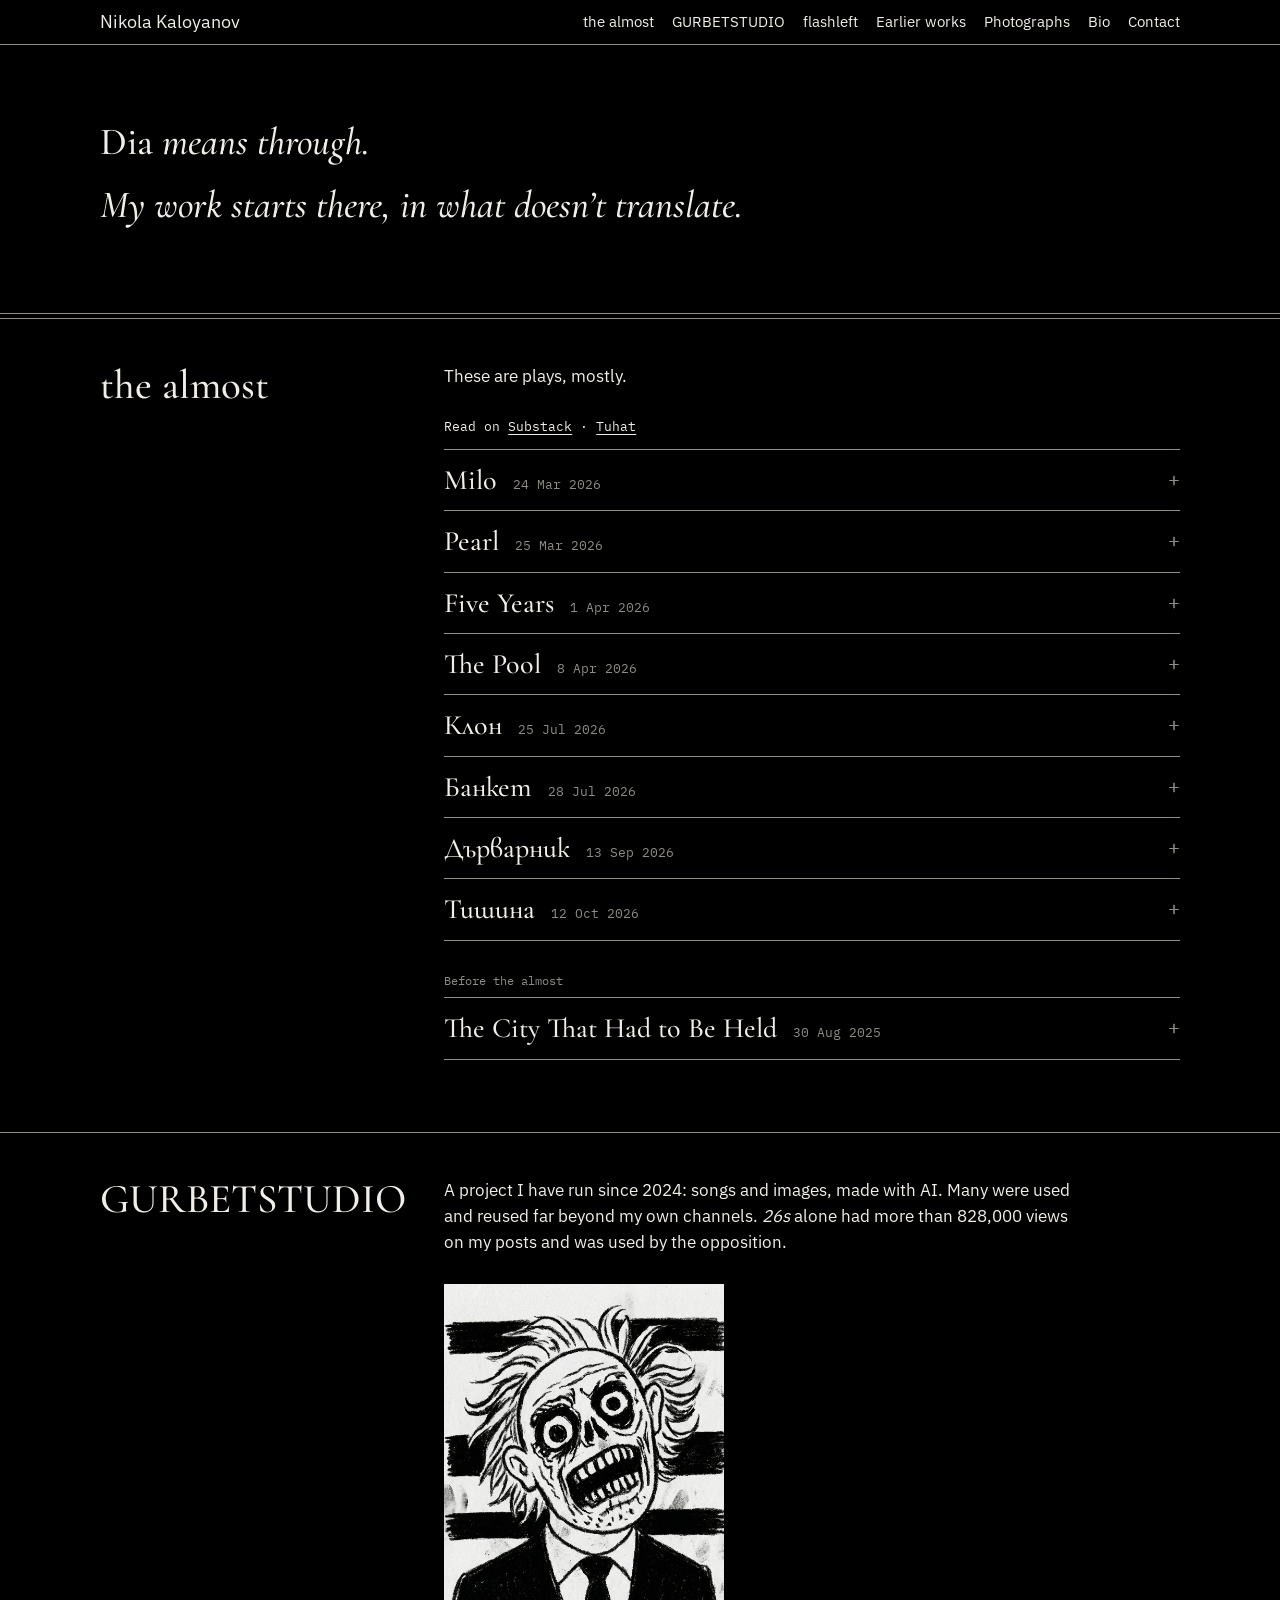
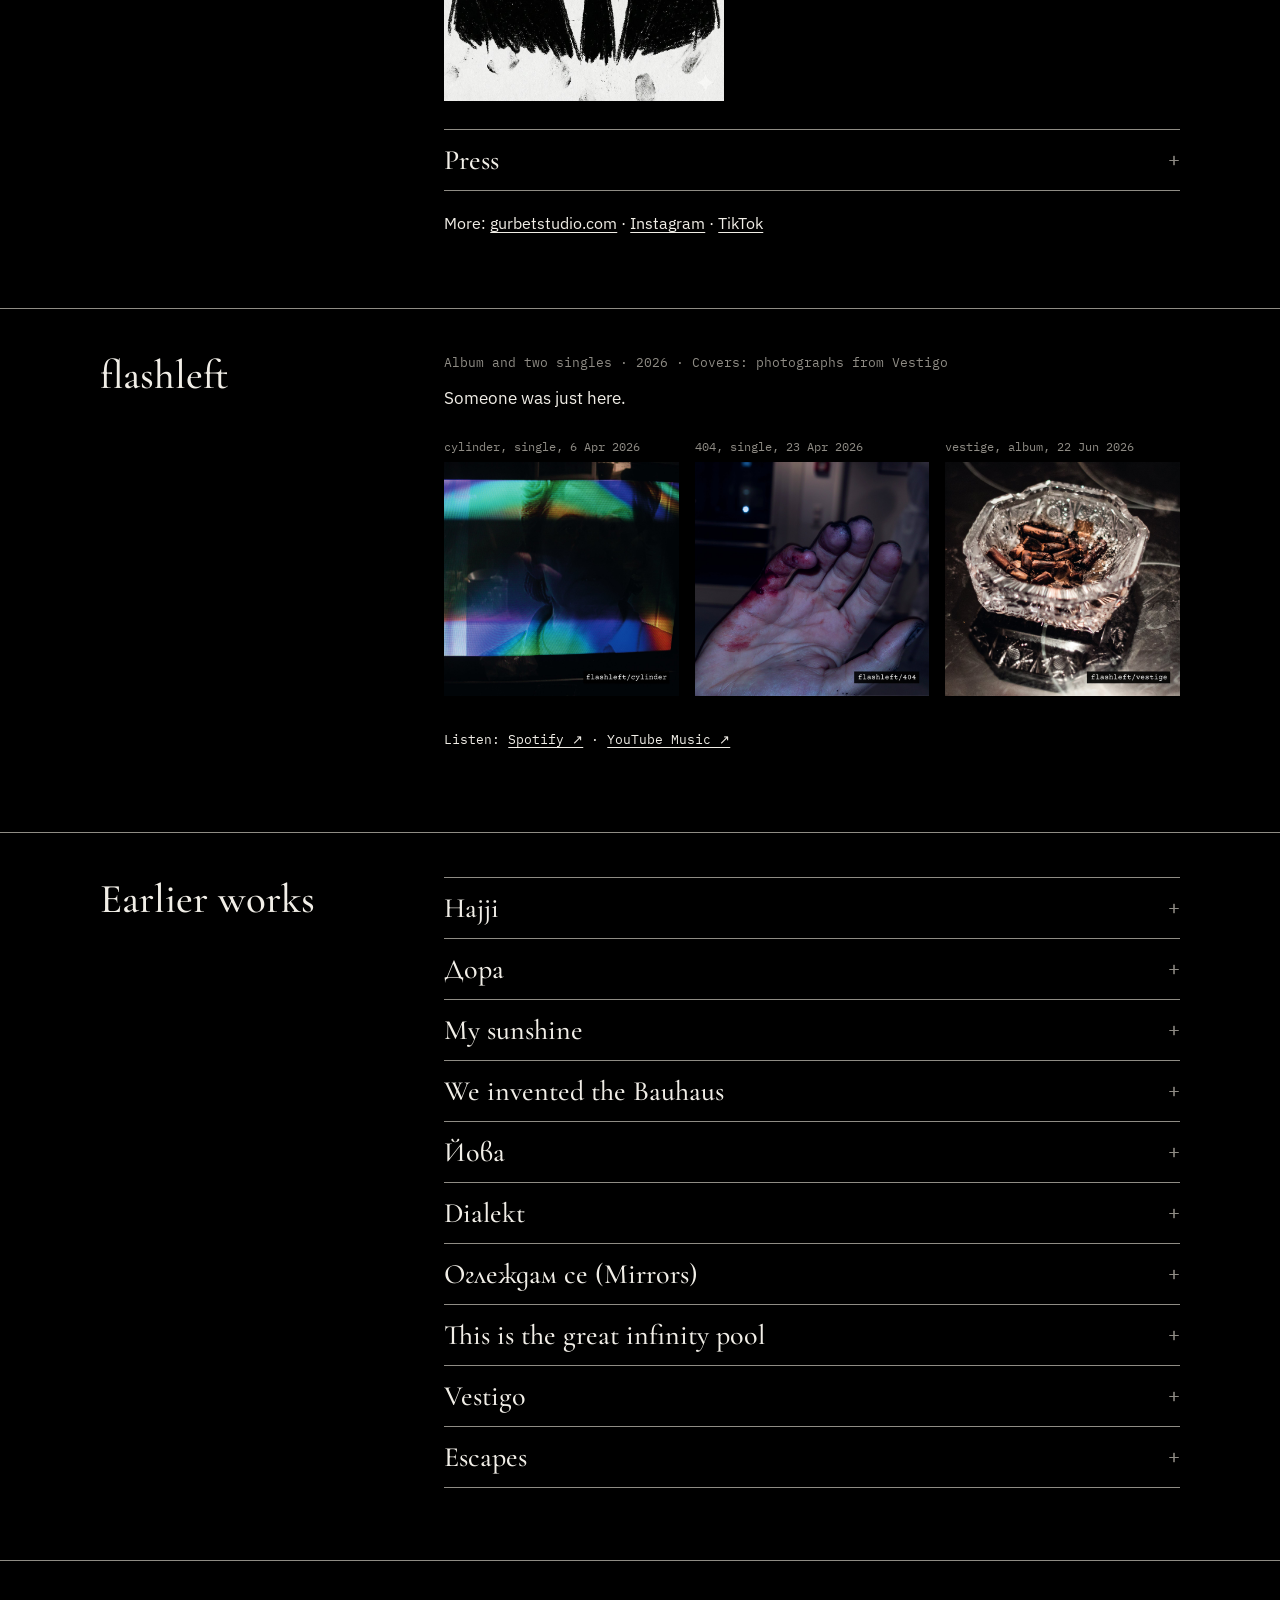
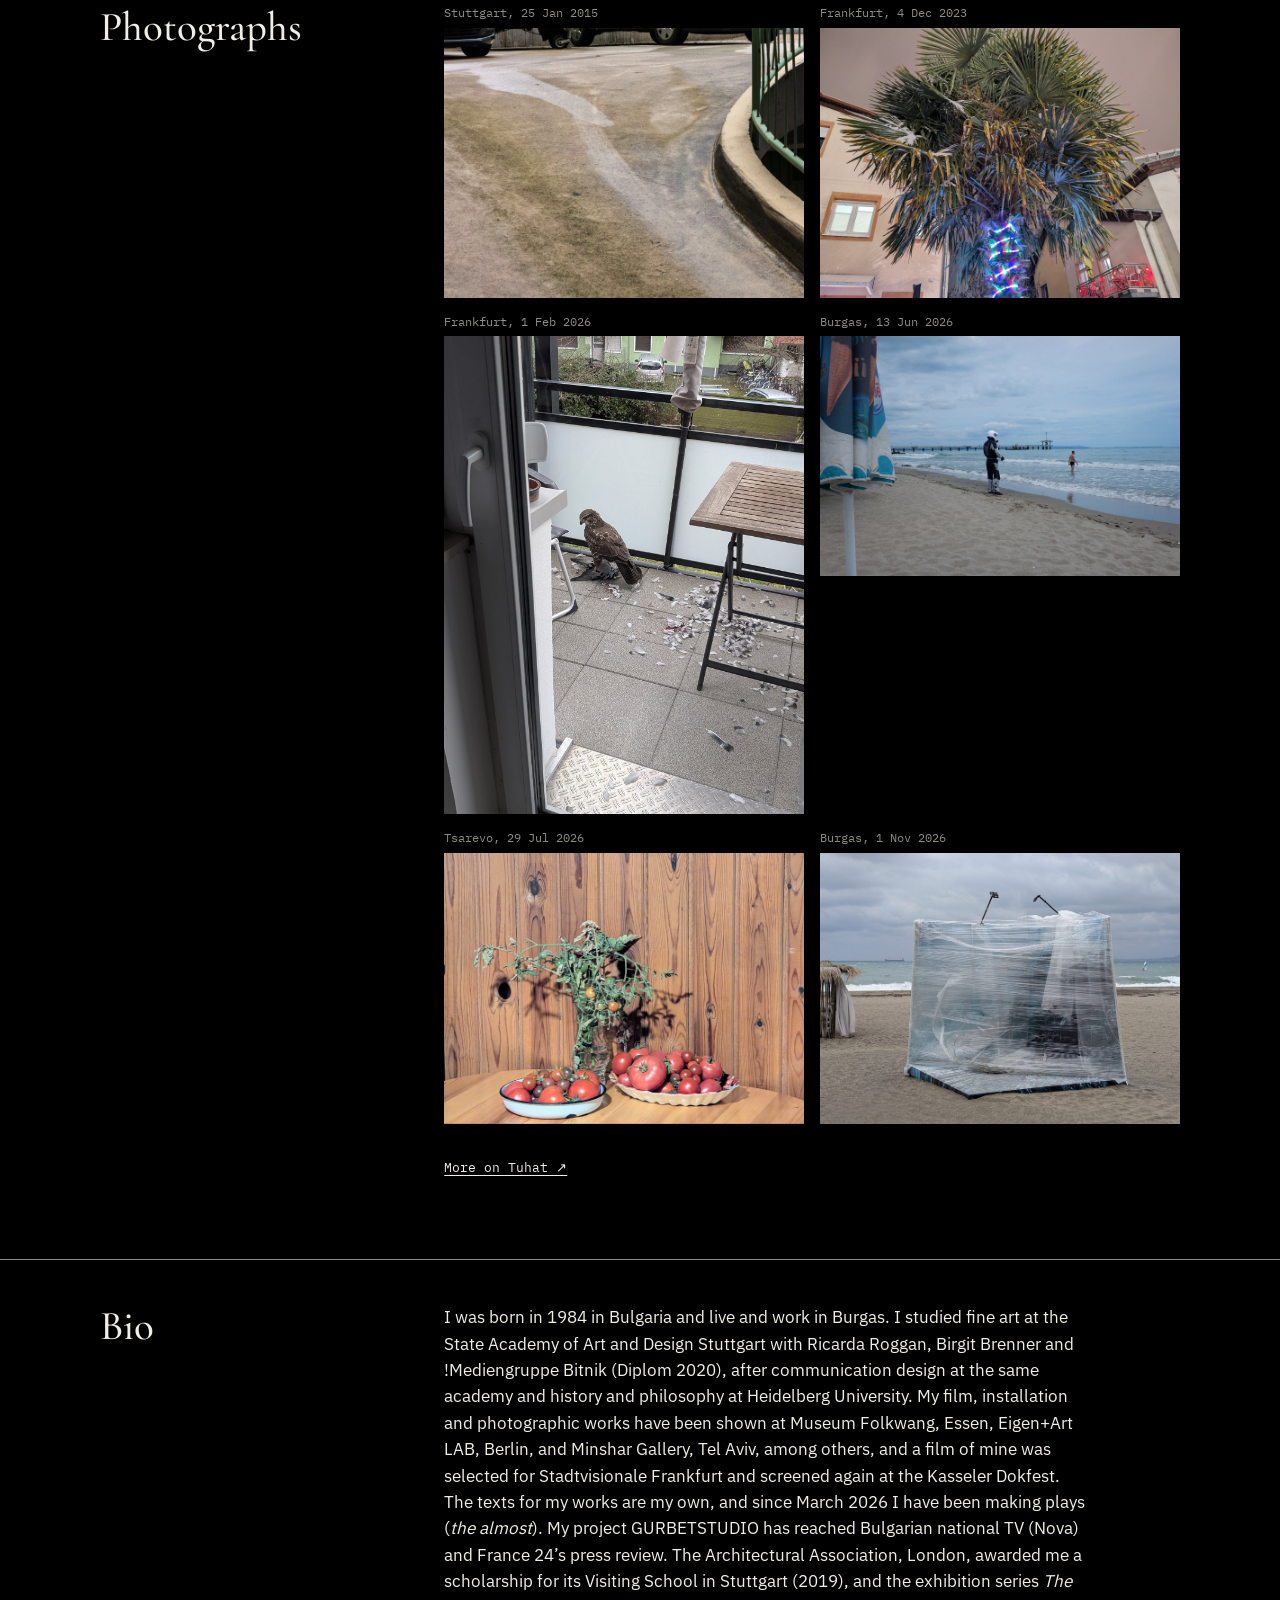
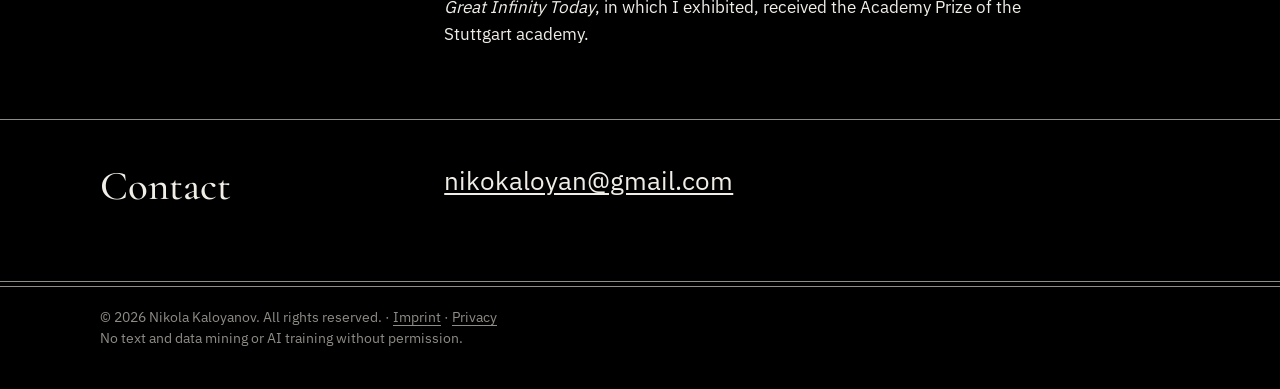
<file: index.html>
<!doctype html>
<html lang="en">
<head>
<meta charset="utf-8">
<meta name="viewport" content="width=device-width, initial-scale=1">
<meta name="tdm-reservation" content="1">
<title>Nikola Kaloyanov</title>
<meta name="description" content="“Dia” means through. My work starts there, in what doesn’t translate. Artist and researcher based in Bulgaria: the almost (plays), GURBETSTUDIO, flashleft (music), film, installation, photography.">
<meta property="og:type" content="website">
<meta property="og:url" content="https://nikolakaloyanov.com/">
<meta property="og:title" content="Nikola Kaloyanov">
<meta property="og:description" content="“Dia” means through. My work starts there, in what doesn’t translate. Artist and researcher based in Bulgaria: the almost (plays), GURBETSTUDIO, flashleft (music), film, installation, photography.">
<meta property="og:image" content="https://nikolakaloyanov.com/img/three_dots_paper_2048_1.png">
<meta property="og:image:width" content="2048">
<meta property="og:image:height" content="2048">
<meta property="og:image:alt" content="Three black dots in a triangle on off-white paper">
<meta name="twitter:card" content="summary">
<meta name="twitter:image" content="https://nikolakaloyanov.com/img/three_dots_paper_2048_1.png">
<link rel="stylesheet" href="style.css">
<link rel="icon" href="/favicon.ico" sizes="any">
<link rel="icon" type="image/png" sizes="32x32" href="/favicon-32.png">
<link rel="apple-touch-icon" href="/apple-touch-icon.png">
</head>
<body>
<div id="top" style="background:#000000;color:#F1EEE7;font-family:'IBM Plex Sans',system-ui,-apple-system,'Segoe UI',sans-serif;font-size:17px;line-height:1.55;min-height:100%">

<header data-nosnippet>
<div style="max-width:1120px;margin:0 auto;padding:0 20px;box-sizing:border-box;display:flex;flex-wrap:wrap;align-items:center;justify-content:space-between;column-gap:24px">
<h1 style="margin:0;font-size:18px;line-height:20px;font-weight:400"><a href="#top" style="display:inline-block;padding:12px 0;text-decoration:none">Nikola Kaloyanov</a></h1>
<nav aria-label="Main" style="display:flex;flex-wrap:wrap;column-gap:18px">
<a href="#the-almost" style="display:inline-block;padding:12px 0;font-size:15px;line-height:20px">the almost</a>
<a href="#gurbetstudio" style="display:inline-block;padding:12px 0;font-size:15px;line-height:20px">GURBETSTUDIO</a>
<a href="#flashleft" style="display:inline-block;padding:12px 0;font-size:15px;line-height:20px">flashleft</a>
<a href="#works" style="display:inline-block;padding:12px 0;font-size:15px;line-height:20px">Earlier works</a>
<a href="#photographs" style="display:inline-block;padding:12px 0;font-size:15px;line-height:20px">Photographs</a>
<a href="#bio" style="display:inline-block;padding:12px 0;font-size:15px;line-height:20px">Bio</a>
<a href="#contact" style="display:inline-block;padding:12px 0;font-size:15px;line-height:20px">Contact</a>
</nav>
</div>
<div aria-hidden="true" style="border-bottom:1px solid #8F8C85"></div>
</header>

<main>

<section aria-label="Artist statement" style="padding:75px 0 85px">
<div style="max-width:1120px;margin:0 auto;padding:0 20px;box-sizing:border-box">
<p style="margin:0 0 0.5em;font-family:'Cormorant Garamond','Cormorant',Georgia,'Times New Roman',serif;font-weight:500;font-style:italic;font-size:clamp(26px,3vw,40px);line-height:1.15;text-wrap:balance"><span style="font-style:normal">Dia</span> means through.</p>
<p style="margin:0;font-family:'Cormorant Garamond','Cormorant',Georgia,'Times New Roman',serif;font-weight:500;font-style:italic;font-size:clamp(26px,3vw,40px);line-height:1.15;text-wrap:balance">My work starts there, in what doesn’t translate.</p>
</div>
</section>

<section data-nosnippet id="the-almost" aria-labelledby="h-almost">
<div aria-hidden="true" style="height:4px;border-top:1px solid #8F8C85;border-bottom:1px solid #8F8C85"></div>
<div style="max-width:1120px;margin:0 auto;padding:44px 20px 72px;box-sizing:border-box;display:flex;flex-wrap:wrap;column-gap:64px;row-gap:32px">
<div style="flex:1 1 280px;max-width:340px;min-width:0">
<h2 id="h-almost" style="margin:0;font-family:'Cormorant Garamond','Cormorant',Georgia,'Times New Roman',serif;font-weight:500;font-size:clamp(34px,3.2vw,44px);line-height:1.1">the almost</h2>
</div>
<div style="flex:999 1 480px;min-width:0">
<p style="margin:0 0 28px;max-width:38em">These are plays, mostly.</p>
<p style="margin:0 0 12px;font-family:'IBM Plex Mono',ui-monospace,Menlo,Consolas,monospace;font-size:13px;line-height:20px">Read on <a href="https://thealmostproject.substack.com" target="_blank" rel="noopener noreferrer">Substack</a> · <a href="https://tuhat.net/@nikolakaloyanov/" target="_blank" rel="noopener noreferrer">Tuhat</a></p>
<div style="border-bottom:1px solid #8F8C85">
<details style="border-top:1px solid #8F8C85">
<summary style="padding:14px 0"><span style="font-family:'Cormorant Garamond','Cormorant',Georgia,'Times New Roman',serif;font-weight:500;font-size:28px;line-height:32px">Milo</span><span style="margin-left:16px;font-family:'IBM Plex Mono',ui-monospace,Menlo,Consolas,monospace;font-size:13px;line-height:1.5;color:#8F8C85">24 Mar 2026</span></summary>
<div style="padding:0 0 24px">
<div style="display:flex;flex-wrap:wrap;column-gap:20px;font-family:'IBM Plex Mono',ui-monospace,Menlo,Consolas,monospace;font-size:13px;line-height:1.5"><a href="https://thealmostproject.substack.com/p/milo" target="_blank" rel="noopener noreferrer" style="display:inline-block;padding:10px 0">Read</a></div>
</div>
</details>
<details style="border-top:1px solid #8F8C85">
<summary style="padding:14px 0"><span style="font-family:'Cormorant Garamond','Cormorant',Georgia,'Times New Roman',serif;font-weight:500;font-size:28px;line-height:32px">Pearl</span><span style="margin-left:16px;font-family:'IBM Plex Mono',ui-monospace,Menlo,Consolas,monospace;font-size:13px;line-height:1.5;color:#8F8C85">25 Mar 2026</span></summary>
<div style="padding:0 0 24px">
<div style="display:flex;flex-wrap:wrap;column-gap:20px;font-family:'IBM Plex Mono',ui-monospace,Menlo,Consolas,monospace;font-size:13px;line-height:1.5"><a href="https://thealmostproject.substack.com/p/pearl-i" target="_blank" rel="noopener noreferrer" style="display:inline-block;padding:10px 0">I</a><a href="https://thealmostproject.substack.com/p/pearl-ii" target="_blank" rel="noopener noreferrer" style="display:inline-block;padding:10px 0">II</a><a href="https://thealmostproject.substack.com/p/pearl-iii" target="_blank" rel="noopener noreferrer" style="display:inline-block;padding:10px 0">III</a></div>
</div>
</details>
<details style="border-top:1px solid #8F8C85">
<summary style="padding:14px 0"><span style="font-family:'Cormorant Garamond','Cormorant',Georgia,'Times New Roman',serif;font-weight:500;font-size:28px;line-height:32px">Five Years</span><span style="margin-left:16px;font-family:'IBM Plex Mono',ui-monospace,Menlo,Consolas,monospace;font-size:13px;line-height:1.5;color:#8F8C85">1 Apr 2026</span></summary>
<div style="padding:0 0 24px">
<div style="display:flex;flex-wrap:wrap;column-gap:20px;font-family:'IBM Plex Mono',ui-monospace,Menlo,Consolas,monospace;font-size:13px;line-height:1.5"><a href="https://thealmostproject.substack.com/p/five-years-i" target="_blank" rel="noopener noreferrer" style="display:inline-block;padding:10px 0">I</a><a href="https://thealmostproject.substack.com/p/five-years-ii" target="_blank" rel="noopener noreferrer" style="display:inline-block;padding:10px 0">II</a><a href="https://thealmostproject.substack.com/p/five-years-iii" target="_blank" rel="noopener noreferrer" style="display:inline-block;padding:10px 0">III</a></div>
</div>
</details>
<details style="border-top:1px solid #8F8C85">
<summary style="padding:14px 0"><span style="font-family:'Cormorant Garamond','Cormorant',Georgia,'Times New Roman',serif;font-weight:500;font-size:28px;line-height:32px">The Pool</span><span style="margin-left:16px;font-family:'IBM Plex Mono',ui-monospace,Menlo,Consolas,monospace;font-size:13px;line-height:1.5;color:#8F8C85">8 Apr 2026</span></summary>
<div style="padding:0 0 24px">
<div style="display:flex;flex-wrap:wrap;column-gap:20px;font-family:'IBM Plex Mono',ui-monospace,Menlo,Consolas,monospace;font-size:13px;line-height:1.5"><a href="https://thealmostproject.substack.com/p/the-pool-i" target="_blank" rel="noopener noreferrer" style="display:inline-block;padding:10px 0">I</a><a href="https://thealmostproject.substack.com/p/the-pool-ii" target="_blank" rel="noopener noreferrer" style="display:inline-block;padding:10px 0">II</a><a href="https://thealmostproject.substack.com/p/the-pool-iii" target="_blank" rel="noopener noreferrer" style="display:inline-block;padding:10px 0">III</a></div>
</div>
</details>
<details style="border-top:1px solid #8F8C85">
<summary style="padding:14px 0"><span lang="bg" style="font-family:'Cormorant Garamond','Cormorant',Georgia,'Times New Roman',serif;font-weight:500;font-size:28px;line-height:32px">Клон</span><span style="margin-left:16px;font-family:'IBM Plex Mono',ui-monospace,Menlo,Consolas,monospace;font-size:13px;line-height:1.5;color:#8F8C85">25 Jul 2026</span></summary>
<div style="padding:0 0 24px">
<p style="margin:0;font-family:'IBM Plex Mono',ui-monospace,Menlo,Consolas,monospace;font-size:13px;line-height:1.5;color:#8F8C85">The Branch – the tree’s and the day’s.</p>
<p style="margin:0;font-family:'IBM Plex Mono',ui-monospace,Menlo,Consolas,monospace;font-size:13px;line-height:1.5;color:#8F8C85">by Nikola Kaloyanov &amp; Thomas</p>
<div style="display:flex;flex-wrap:wrap;column-gap:20px;font-family:'IBM Plex Mono',ui-monospace,Menlo,Consolas,monospace;font-size:13px;line-height:1.5"><a href="https://thealmostproject.substack.com/p/klon" target="_blank" rel="noopener noreferrer" style="display:inline-block;padding:10px 0">Read</a></div>
</div>
</details>
<details style="border-top:1px solid #8F8C85">
<summary style="padding:14px 0"><span lang="bg" style="font-family:'Cormorant Garamond','Cormorant',Georgia,'Times New Roman',serif;font-weight:500;font-size:28px;line-height:32px">Банкет</span><span style="margin-left:16px;font-family:'IBM Plex Mono',ui-monospace,Menlo,Consolas,monospace;font-size:13px;line-height:1.5;color:#8F8C85">28 Jul 2026</span></summary>
<div style="padding:0 0 24px">
<p style="margin:0;font-family:'IBM Plex Mono',ui-monospace,Menlo,Consolas,monospace;font-size:13px;line-height:1.5;color:#8F8C85">First published on Tuhat, 28 Jul 2026.</p>
<div style="display:flex;flex-wrap:wrap;column-gap:20px;font-family:'IBM Plex Mono',ui-monospace,Menlo,Consolas,monospace;font-size:13px;line-height:1.5"><a href="https://thealmostproject.substack.com/p/banquet-i" target="_blank" rel="noopener noreferrer" style="display:inline-block;padding:10px 0">I</a><a href="https://thealmostproject.substack.com/p/banquet-ii" target="_blank" rel="noopener noreferrer" style="display:inline-block;padding:10px 0">II</a><a href="https://thealmostproject.substack.com/p/banquet-iii" target="_blank" rel="noopener noreferrer" style="display:inline-block;padding:10px 0">III</a></div>
</div>
</details>
<details style="border-top:1px solid #8F8C85">
<summary style="padding:14px 0"><span lang="bg" style="font-family:'Cormorant Garamond','Cormorant',Georgia,'Times New Roman',serif;font-weight:500;font-size:28px;line-height:32px">Дърварник</span><span style="margin-left:16px;font-family:'IBM Plex Mono',ui-monospace,Menlo,Consolas,monospace;font-size:13px;line-height:1.5;color:#8F8C85">13 Sep 2026</span></summary>
<div style="padding:0 0 24px">
<p style="margin:0;font-family:'IBM Plex Mono',ui-monospace,Menlo,Consolas,monospace;font-size:13px;line-height:1.5;color:#8F8C85">The wood is still stacked wrong.</p>
<p style="margin:0;font-family:'IBM Plex Mono',ui-monospace,Menlo,Consolas,monospace;font-size:13px;line-height:1.5;color:#8F8C85">by Nikola Kaloyanov &amp; Thomas</p>
<p style="margin:0;font-family:'IBM Plex Mono',ui-monospace,Menlo,Consolas,monospace;font-size:13px;line-height:1.5;color:#8F8C85">First published on Tuhat, 13 Sep 2026.</p>
<div style="display:flex;flex-wrap:wrap;column-gap:20px;font-family:'IBM Plex Mono',ui-monospace,Menlo,Consolas,monospace;font-size:13px;line-height:1.5"><a href="https://thealmostproject.substack.com/p/darvarnik" target="_blank" rel="noopener noreferrer" style="display:inline-block;padding:10px 0">Read</a></div>
</div>
</details>
<details style="border-top:1px solid #8F8C85">
<summary style="padding:14px 0"><span lang="bg" style="font-family:'Cormorant Garamond','Cormorant',Georgia,'Times New Roman',serif;font-weight:500;font-size:28px;line-height:32px">Тишина</span><span style="margin-left:16px;font-family:'IBM Plex Mono',ui-monospace,Menlo,Consolas,monospace;font-size:13px;line-height:1.5;color:#8F8C85">12 Oct 2026</span></summary>
<div style="padding:0 0 24px">
<p style="margin:0;font-family:'IBM Plex Mono',ui-monospace,Menlo,Consolas,monospace;font-size:13px;line-height:1.5;color:#8F8C85">First published on Tuhat, 12 Oct 2026.</p>
<div style="display:flex;flex-wrap:wrap;column-gap:20px;font-family:'IBM Plex Mono',ui-monospace,Menlo,Consolas,monospace;font-size:13px;line-height:1.5"><a href="https://thealmostproject.substack.com/p/silence-i" target="_blank" rel="noopener noreferrer" style="display:inline-block;padding:10px 0">I</a><a href="https://thealmostproject.substack.com/p/silence-ii" target="_blank" rel="noopener noreferrer" style="display:inline-block;padding:10px 0">II</a></div>
</div>
</details>
</div>
<p style="margin:32px 0 8px;font-family:'IBM Plex Mono',ui-monospace,Menlo,Consolas,monospace;font-size:12px;line-height:1.4;color:#8F8C85">Before the almost</p>
<div style="border-bottom:1px solid #8F8C85">
<details style="border-top:1px solid #8F8C85">
<summary style="padding:14px 0"><span style="font-family:'Cormorant Garamond','Cormorant',Georgia,'Times New Roman',serif;font-weight:500;font-size:28px;line-height:32px">The City That Had to Be Held</span><span style="margin-left:16px;font-family:'IBM Plex Mono',ui-monospace,Menlo,Consolas,monospace;font-size:13px;line-height:1.5;color:#8F8C85">30 Aug 2025</span></summary>
<div style="padding:0 0 24px">
<p style="margin:0;font-family:'IBM Plex Mono',ui-monospace,Menlo,Consolas,monospace;font-size:13px;line-height:1.5;color:#8F8C85">Written 30 Aug 2025. First published on Tuhat, 26 Oct 2026, abridged.</p>
<div style="display:flex;flex-wrap:wrap;column-gap:20px;font-family:'IBM Plex Mono',ui-monospace,Menlo,Consolas,monospace;font-size:13px;line-height:1.5"><a href="https://thealmostproject.substack.com/p/the-city-that-had-to-be-held" target="_blank" rel="noopener noreferrer" style="display:inline-block;padding:10px 0">Read</a></div>
</div>
</details>
</div>
</div>
</div>
</section>

<section data-nosnippet id="gurbetstudio" aria-labelledby="h-gurbet">
<div aria-hidden="true" style="border-bottom:1px solid #8F8C85"></div>
<div style="max-width:1120px;margin:0 auto;padding:44px 20px 72px;box-sizing:border-box;display:flex;flex-wrap:wrap;column-gap:64px;row-gap:32px">
<div style="flex:1 1 280px;max-width:340px;min-width:0">
<h2 id="h-gurbet" style="margin:0;font-family:'Cormorant Garamond','Cormorant',Georgia,'Times New Roman',serif;font-weight:500;font-size:clamp(34px,3.2vw,44px);line-height:1.1">GURBETSTUDIO</h2>
</div>
<div style="flex:999 1 480px;min-width:0">
<p style="margin:0 0 28px;max-width:38em">A project I have run since 2024: songs and images, made with AI. Many were used and reused far beyond my own channels. <em>26s</em> alone had more than 828,000 views on my posts and was used by the opposition.</p>
<figure style="margin:0 0 28px;max-width:280px"><img src="img/gurbetstudio_1.jpg" alt="GURBETSTUDIO image: a screaming man in a suit, drawn in black ink" width="1073" height="1600"></figure>
<div style="border-top:1px solid #8F8C85;border-bottom:1px solid #8F8C85">
<details>
<summary style="padding:14px 0;font-family:'Cormorant Garamond','Cormorant',Georgia,'Times New Roman',serif;font-weight:500;font-size:28px;line-height:32px">Press</summary>
<div style="padding:0 0 28px">

<div style="padding:0 0 28px">
<p style="margin:0 0 8px;font-family:'IBM Plex Mono',ui-monospace,Menlo,Consolas,monospace;font-size:13px;line-height:1.5;color:#8F8C85">France 24, press review, 3 Dec 2025</p>
<figure style="margin:0 0 16px;max-width:560px"><img src="img/france24_1.jpg" alt="France 24 page: the paragraph on the protests naming The Times, GURBETSTUDIO and Dnevnik" width="740" height="335"></figure>
<figure style="margin:0;max-width:560px"><img src="img/france24_2.jpg" alt="France 24 page: headline and a TV still showing a GURBETSTUDIO drawing, dated 03/12/2025" width="740" height="697"></figure>
<p style="margin:8px 0 0"><a href="https://www.france24.com/en/tv-shows/press-review/20251203-mass-protests-in-bulgaria-gen-z-gets-organised-online-turns-away-from-state-tv" target="_blank" rel="noopener noreferrer" style="display:inline-block;padding:10px 0">France 24 ↗</a></p>
</div>

<div style="padding:0 0 28px">
<p style="margin:0 0 8px;font-family:'IBM Plex Mono',ui-monospace,Menlo,Consolas,monospace;font-size:13px;line-height:1.5;color:#8F8C85">Nova, Bulgarian national TV, 10 Nov 2025</p>
<p style="margin:0 0 12px;font-size:16px;line-height:1.55;max-width:38em"><em>26s</em>, aired twice.</p>
<div style="display:flex;flex-wrap:wrap;gap:16px">
<figure style="margin:0;flex:1 1 240px;max-width:360px"><img src="img/nova_1.jpg" alt="Nova morning show: the two presenters at the desk" width="1600" height="900"></figure>
<figure style="margin:0;flex:1 1 240px;max-width:360px"><img src="img/nova_2.jpg" alt="Nova morning show: the crayon drawing of the parliament session with the caption 26s" width="1600" height="900"></figure>
</div>
<p style="margin:8px 0 0;font-family:'IBM Plex Mono',ui-monospace,Menlo,Consolas,monospace;font-size:12px;line-height:1.4;color:#8F8C85">Nova, 10 Nov 2025</p>
<p style="margin:8px 0 0"><a href="https://www.youtube.com/watch?v=_tUwWZfnOrY&amp;t=79s" target="_blank" rel="noopener noreferrer" style="display:inline-block;padding:10px 0">Nova ↗</a></p>
</div>

<div>
<p style="margin:0 0 8px;font-family:'IBM Plex Mono',ui-monospace,Menlo,Consolas,monospace;font-size:13px;line-height:1.5;color:#8F8C85"><span lang="bg">Виж</span>, Feb 2026</p>
<p style="margin:0 0 12px;font-size:16px;line-height:1.55;max-width:38em">Published a GURBETSTUDIO image, credited.</p>
<figure style="margin:0;max-width:560px"><img src="img/vij_1.jpg" alt="Виж magazine, double page: the article headline on red, and the GURBETSTUDIO illustration of a sweating pig holding a mug, surrounded by phones" width="1600" height="1221" lang="bg"></figure>
<p style="margin:8px 0 0"><a href="https://vijmag.bg/bg/article/nyu-york-balgariya-tiktok-politika-pop-kultura" target="_blank" rel="noopener noreferrer" style="display:inline-block;padding:10px 0"><span lang="bg">Виж</span> ↗</a></p>
</div>

</div>
</details>
</div>
<p style="margin:20px 0 0;font-size:16px">More: <a href="https://gurbetstudio.com" target="_blank" rel="noopener noreferrer">gurbetstudio.com</a> · <a href="https://www.instagram.com/gurbetstudio/" target="_blank" rel="noopener noreferrer">Instagram</a> · <a href="https://www.tiktok.com/@gurbetstudio" target="_blank" rel="noopener noreferrer">TikTok</a></p>
</div>
</div>
</section>

<section data-nosnippet id="flashleft" aria-labelledby="h-flashleft">
<div aria-hidden="true" style="border-bottom:1px solid #8F8C85"></div>
<div style="max-width:1120px;margin:0 auto;padding:44px 20px 72px;box-sizing:border-box;display:flex;flex-wrap:wrap;column-gap:64px;row-gap:32px">
<div style="flex:1 1 280px;max-width:340px;min-width:0">
<h2 id="h-flashleft" style="margin:0;font-family:'Cormorant Garamond','Cormorant',Georgia,'Times New Roman',serif;font-weight:500;font-size:clamp(34px,3.2vw,44px);line-height:1.1">flashleft</h2>
</div>
<div style="flex:999 1 480px;min-width:0">
<p style="margin:0 0 12px;font-family:'IBM Plex Mono',ui-monospace,Menlo,Consolas,monospace;font-size:13px;line-height:1.5;color:#8F8C85">Album and two singles · 2026 · Covers: photographs from Vestigo</p>
<p style="margin:0 0 28px;max-width:38em">Someone was just here.</p>
<div style="display:grid;grid-template-columns:repeat(auto-fill,minmax(200px,1fr));max-width:752px;gap:16px;align-items:start">
<a href="https://open.spotify.com/album/2IhwBSxhsiaDCkgPjooZuE" target="_blank" rel="noopener noreferrer" style="display:block;flex:1 1 200px;max-width:240px;text-decoration:none"><span style="display:block;white-space:nowrap;margin-bottom:6px;font-family:'IBM Plex Mono',ui-monospace,Menlo,Consolas,monospace;font-size:12px;line-height:1.4;color:#8F8C85">cylinder, single, 6 Apr 2026</span><img src="img/flashleft_cylinder.jpg" alt="Cover of cylinder: a television screen with coloured bands" width="1600" height="1600"></a>
<a href="https://open.spotify.com/album/0WQYlVoCGDyXFIyyO3bgZw" target="_blank" rel="noopener noreferrer" style="display:block;flex:1 1 200px;max-width:240px;text-decoration:none"><span style="display:block;white-space:nowrap;margin-bottom:6px;font-family:'IBM Plex Mono',ui-monospace,Menlo,Consolas,monospace;font-size:12px;line-height:1.4;color:#8F8C85">404, single, 23 Apr 2026</span><img src="img/flashleft_404.jpg" alt="Cover of 404: an open hand with stained fingertips" width="1600" height="1600"></a>
<a href="https://open.spotify.com/album/3zMKx9UkFOyNer9DevZmFj" target="_blank" rel="noopener noreferrer" style="display:block;flex:1 1 200px;max-width:240px;text-decoration:none"><span style="display:block;white-space:nowrap;margin-bottom:6px;font-family:'IBM Plex Mono',ui-monospace,Menlo,Consolas,monospace;font-size:12px;line-height:1.4;color:#8F8C85">vestige, album, 22 Jun 2026</span><img src="img/flashleft_vestige.jpg" alt="Cover of vestige: an ashtray full of burnt-out cigarette ends" width="1600" height="1600"></a>
</div>
<p style="margin:24px 0 0;font-family:'IBM Plex Mono',ui-monospace,Menlo,Consolas,monospace;font-size:13px;line-height:1.5">Listen: <a href="https://open.spotify.com/album/3zMKx9UkFOyNer9DevZmFj" target="_blank" rel="noopener noreferrer" style="display:inline-block;padding:10px 0">Spotify ↗</a> · <a href="https://music.youtube.com/playlist?list=OLAK5uy_lqpZK46kSgiE4sft5EfA9MpheFjlOoF64" target="_blank" rel="noopener noreferrer" style="display:inline-block;padding:10px 0">YouTube Music ↗</a></p>
</div>
</div>
</section>
<section data-nosnippet id="works" aria-labelledby="h-works">
<div aria-hidden="true" style="border-bottom:1px solid #8F8C85"></div>
<div style="max-width:1120px;margin:0 auto;padding:44px 20px 72px;box-sizing:border-box;display:flex;flex-wrap:wrap;column-gap:64px;row-gap:32px">
<div style="flex:1 1 280px;max-width:340px;min-width:0">
<h2 id="h-works" style="margin:0;font-family:'Cormorant Garamond','Cormorant',Georgia,'Times New Roman',serif;font-weight:500;font-size:clamp(34px,3.2vw,44px);line-height:1.1">Earlier works</h2>
</div>
<div style="flex:999 1 480px;min-width:0;border-bottom:1px solid #8F8C85">

<details style="border-top:1px solid #8F8C85">
<summary style="padding:14px 0;font-family:'Cormorant Garamond','Cormorant',Georgia,'Times New Roman',serif;font-weight:500;font-size:28px;line-height:32px">Hajji</summary>
<div style="padding:0 0 28px">
<p style="margin:0 0 4px;font-family:'IBM Plex Mono',ui-monospace,Menlo,Consolas,monospace;font-size:13px;line-height:1.5;color:#8F8C85">Short film, 08:50</p>
<p style="margin:0 0 4px;font-family:'IBM Plex Mono',ui-monospace,Menlo,Consolas,monospace;font-size:13px;line-height:1.5;color:#8F8C85">Exhibition: When we were close to the End, with Kuo Hsin-Hui and Julia Schäfer, Eigen+Art LAB, Berlin, 11 March – 11 April 2020</p>
<p style="margin:0 0 4px;font-family:'IBM Plex Mono',ui-monospace,Menlo,Consolas,monospace;font-size:13px;line-height:1.5;color:#8F8C85">Exhibition: ERSTKONTAKT, fructa, Munich, 2020</p>
<p style="margin:0 0 4px;font-family:'IBM Plex Mono',ui-monospace,Menlo,Consolas,monospace;font-size:13px;line-height:1.5;color:#8F8C85">Music: Live by Medusa (Mazkeka, Jerusalem, Nov 7, 2019 00:52:24)</p>
<p style="margin:0 0 4px;font-family:'IBM Plex Mono',ui-monospace,Menlo,Consolas,monospace;font-size:13px;line-height:1.5;color:#8F8C85">Voice: my own, read flatly</p>
<p style="margin:12px 0 0;font-size:16px;line-height:1.55;max-width:38em">Ottoman Christians stole Hajji / <span lang="bg">Хаджи</span> / <span lang="ar" dir="rtl">الحجّي</span>. Pilgrimage routes crossed borders. Christian, Jewish, Muslim threads tangled. The knot holds.</p>
<p style="margin:12px 0 0;font-family:'IBM Plex Mono',ui-monospace,Menlo,Consolas,monospace;font-size:13px;line-height:1.5"><a href="https://youtu.be/1Iv5GrOEWtQ" target="_blank" rel="noopener noreferrer" style="display:inline-block;padding:10px 0">Watch</a></p>
<div>
<p style="margin:20px 0 8px;font-family:'IBM Plex Mono',ui-monospace,Menlo,Consolas,monospace;font-size:12px;line-height:1.4;color:#8F8C85">Installation views, Eigen+Art LAB, Berlin, 2020</p>
<div style="display:flex;flex-wrap:wrap;gap:16px;align-items:flex-start">
<figure style="margin:0;flex:1 1 240px;max-width:420px"><img src="img/hajji_1.jpg" alt="Hajji, installation view" width="1600" height="1066"></figure>
<figure style="margin:0;flex:1 1 240px;max-width:420px"><img src="img/hajji_2.jpg" alt="Hajji, installation view" width="1600" height="1068"></figure>
</div>
</div>
</div>
</details>

<details style="border-top:1px solid #8F8C85">
<summary lang="bg" style="padding:14px 0;font-family:'Cormorant Garamond','Cormorant',Georgia,'Times New Roman',serif;font-weight:500;font-size:28px;line-height:32px">Дора</summary>
<div style="padding:0 0 28px">
<p style="margin:0 0 4px;font-family:'IBM Plex Mono',ui-monospace,Menlo,Consolas,monospace;font-size:13px;line-height:1.5;color:#8F8C85">Installation: slide projectors, slides, audio records, speakers, pedestals; dimensions variable</p>
<p style="margin:0 0 4px;font-family:'IBM Plex Mono',ui-monospace,Menlo,Consolas,monospace;font-size:13px;line-height:1.5;color:#8F8C85">Collaboration: Jamie Kühn (Arch.)</p>
<p style="margin:0 0 4px;font-family:'IBM Plex Mono',ui-monospace,Menlo,Consolas,monospace;font-size:13px;line-height:1.5;color:#8F8C85">Exhibition: The Great Infinity Pool, group exhibition, Museum Folkwang, Essen, 2017</p>
<p style="margin:12px 0 0;font-size:16px;line-height:1.55;max-width:38em">Photographs projected onto empty walls. Original sound in the fracture. A home appears where none exists.</p>
<div>
<p style="margin:20px 0 8px;font-family:'IBM Plex Mono',ui-monospace,Menlo,Consolas,monospace;font-size:12px;line-height:1.4;color:#8F8C85">Installation views, Museum Folkwang, Essen, 2017</p>
<div style="display:flex;flex-wrap:wrap;gap:16px;align-items:flex-start">
<figure style="margin:0;flex:1 1 240px;max-width:420px"><img src="img/dora_1.jpg" alt="Dora, installation view" width="1600" height="1067"></figure>
<figure style="margin:0;flex:1 1 240px;max-width:420px"><img src="img/dora_2.jpg" alt="Dora, installation view with a lit pedestal" width="1366" height="911"></figure>
<figure style="margin:0;flex:1 1 240px;max-width:420px"><img src="img/dora_3.jpg" alt="Dora, installation view" width="1600" height="1067"></figure>
<figure style="margin:0;flex:1 1 240px;max-width:420px"><img src="img/dora_4.jpg" alt="Dora, installation view" width="1600" height="1066"></figure>
</div>
</div>
</div>
</details>

<details style="border-top:1px solid #8F8C85">
<summary style="padding:14px 0;font-family:'Cormorant Garamond','Cormorant',Georgia,'Times New Roman',serif;font-weight:500;font-size:28px;line-height:32px">My sunshine</summary>
<div style="padding:0 0 28px">
<p style="margin:0 0 4px;font-family:'IBM Plex Mono',ui-monospace,Menlo,Consolas,monospace;font-size:13px;line-height:1.5;color:#8F8C85">2019 · Video installation: loop 03:10 min, screen, projector, speakers, media player; dimensions variable</p>
<p style="margin:0 0 4px;font-family:'IBM Plex Mono',ui-monospace,Menlo,Consolas,monospace;font-size:13px;line-height:1.5;color:#8F8C85">Audio: sonified solar data from Stanford/ESA/NASA (SOHO observatory)</p>
<p style="margin:0 0 4px;font-family:'IBM Plex Mono',ui-monospace,Menlo,Consolas,monospace;font-size:13px;line-height:1.5;color:#8F8C85">Exhibitions: Minshar Gallery, Tel Aviv, 2019; Galerie Kernweine, Stuttgart, 2019; When we were close to the End, Eigen+Art LAB, Berlin, 2020</p>
<p style="margin:12px 0 0;font-size:16px;line-height:1.55;max-width:38em">A hand raises a mirror to seize the sun. Radiation hums back, unowned. The light slips.</p>
<p style="margin:12px 0 0;font-family:'IBM Plex Mono',ui-monospace,Menlo,Consolas,monospace;font-size:13px;line-height:1.5"><a href="https://youtu.be/avtQtjE3v6A" target="_blank" rel="noopener noreferrer" style="display:inline-block;padding:10px 0">Watch</a></p>
<div>
<p style="margin:20px 0 8px;font-family:'IBM Plex Mono',ui-monospace,Menlo,Consolas,monospace;font-size:12px;line-height:1.4;color:#8F8C85">Galerie Kernweine, Stuttgart, 2019</p>
<div style="display:flex;flex-wrap:wrap;gap:16px;align-items:flex-start">
<figure style="margin:0;flex:1 1 240px;max-width:420px"><img src="img/mysunshine_kernweine.jpg" alt="My sunshine, installation view: a hand holding a mirror, projected in a stone vault" width="1600" height="1200"></figure>
</div>
<p style="margin:28px 0 8px;font-family:'IBM Plex Mono',ui-monospace,Menlo,Consolas,monospace;font-size:12px;line-height:1.4;color:#8F8C85">Model view</p>
<div style="display:flex;flex-wrap:wrap;gap:16px;align-items:flex-start">
<figure style="margin:0;flex:1 1 240px;max-width:420px"><img src="img/mysunshine_1.jpg" alt="My sunshine, model view of the projection room" width="1240" height="699"></figure>
</div>
</div>
</div>
</details>

<details style="border-top:1px solid #8F8C85">
<summary style="padding:14px 0;font-family:'Cormorant Garamond','Cormorant',Georgia,'Times New Roman',serif;font-weight:500;font-size:28px;line-height:32px">We invented the Bauhaus</summary>
<div style="padding:0 0 28px">
<p style="margin:0 0 4px;font-family:'IBM Plex Mono',ui-monospace,Menlo,Consolas,monospace;font-size:13px;line-height:1.5;color:#8F8C85">C-prints and text printed on matte paper, 50 × 65 cm</p>
<p style="margin:0 0 4px;font-family:'IBM Plex Mono',ui-monospace,Menlo,Consolas,monospace;font-size:13px;line-height:1.5;color:#8F8C85">“2035”, cross-disciplinary project of the Architectural Association (AA) London and the State Academy of Art and Design Stuttgart, 2019</p>
<p style="margin:12px 0 0;font-size:16px;line-height:1.55;max-width:38em">Stuttgart 21 consumed the city. Bauhaus principles dressed the ruins. Functionality arrived simple and social. The mess stayed.</p>
<p style="margin:20px 0 8px;font-family:'IBM Plex Mono',ui-monospace,Menlo,Consolas,monospace;font-size:12px;line-height:1.4;color:#8F8C85">The work: the text and the photographs below</p>
<p style="margin:0;font-size:16px;line-height:1.55;max-width:38em;font-style:italic">We invented the Bauhaus<br>From Stuttgart to Beijing, the journey will take only 5 minutes.<br>It looks like a model railroad 2 000 000 pillars were used to build it.<br>Now we can travel at the speed of light. And the air quality is amazing.<br>People who live here are getting very old.<br>Beijing is now the capital of Europe.</p>
<div class="series" style="margin-top:20px">
<figure style="margin:0"><img src="img/bauhaus_glass.jpg" alt="We invented the Bauhaus, a transparent display stand in raking light" width="1400" height="1050" style="width:100%;aspect-ratio:4/3;object-fit:cover"></figure>
<figure style="margin:0"><img src="img/bauhaus_3.jpg" alt="We invented the Bauhaus, lush green trees beside a concrete tower" width="1600" height="1201" style="width:100%;aspect-ratio:4/3;object-fit:cover"></figure>
<figure style="margin:0"><img src="img/bauhaus_pillar.jpg" alt="We invented the Bauhaus, a concrete pillar covered in yellow foil" width="1400" height="1050" style="width:100%;aspect-ratio:4/3;object-fit:cover"></figure>
<figure style="margin:0"><img src="img/bauhaus_hole.jpg" alt="We invented the Bauhaus, a black hole in white porcelain, a library bin" width="1400" height="1050" style="width:100%;aspect-ratio:4/3;object-fit:cover"></figure>
<figure style="margin:0"><img src="img/bauhaus_lips.jpg" alt="We invented the Bauhaus, close-up of the Stuttgart bear poster: smiling lips and a pearl necklace" width="1400" height="1050" style="width:100%;aspect-ratio:4/3;object-fit:cover"></figure>
</div>
</div>
</details>

<details style="border-top:1px solid #8F8C85">
<summary lang="bg" style="padding:14px 0;font-family:'Cormorant Garamond','Cormorant',Georgia,'Times New Roman',serif;font-weight:500;font-size:28px;line-height:32px">Йова</summary>
<div style="padding:0 0 28px">
<p style="margin:0 0 4px;font-family:'IBM Plex Mono',ui-monospace,Menlo,Consolas,monospace;font-size:13px;line-height:1.5;color:#8F8C85">Short film (preview), 11:15 min; installation: cars, monitors, media players, batteries</p>
<p style="margin:0 0 4px;font-family:'IBM Plex Mono',ui-monospace,Menlo,Consolas,monospace;font-size:13px;line-height:1.5;color:#8F8C85">Exhibition: Motor Show Vol. 2, travelling group exhibition in cooperation with the Heidelberger Kunstverein, 2019</p>
<p style="margin:12px 0 0;font-size:16px;line-height:1.55;max-width:38em">Ancestor research and goodbye. Drove a family heirloom to the dead village. Spent one night in the empty house. What remained fit in the trunk.</p>
<p style="margin:12px 0 0;font-family:'IBM Plex Mono',ui-monospace,Menlo,Consolas,monospace;font-size:13px;line-height:1.5"><a href="https://youtu.be/RPwg5l56eIo" target="_blank" rel="noopener noreferrer" style="display:inline-block;padding:10px 0">Watch excerpt</a></p>
<div>
<p style="margin:20px 0 8px;font-family:'IBM Plex Mono',ui-monospace,Menlo,Consolas,monospace;font-size:12px;line-height:1.4;color:#8F8C85">Installation views, Heidelberger Kunstverein, 2019</p>
<div style="display:flex;flex-wrap:wrap;gap:16px;align-items:flex-start">
<figure style="margin:0;flex:1 1 240px;max-width:420px"><img src="img/yova_1.jpg" alt="Yova, visitors gathered at the open boot of a car, Heidelberg" width="1600" height="1067"></figure>
<figure style="margin:0;flex:1 1 240px;max-width:420px"><img src="img/yova_2.jpg" alt="Yova, cars parked in a circle, seen from above, Heidelberg" width="1600" height="1067"></figure>
</div>
<p style="margin:28px 0 8px;font-family:'IBM Plex Mono',ui-monospace,Menlo,Consolas,monospace;font-size:12px;line-height:1.4;color:#8F8C85">Film stills</p>
<div style="display:flex;flex-wrap:wrap;gap:16px;align-items:flex-start">
<figure style="margin:0;flex:1 1 240px;max-width:420px"><img src="img/yova_still_1.jpg" alt="Yova, film still: hands photographing an old portrait from a drawer, subtitle “It was something special to get photographed.”" width="1600" height="900"></figure>
<figure style="margin:0;flex:1 1 240px;max-width:420px"><img src="img/yova_still_2.jpg" alt="Yova, film still: a drive, two faces in the rear-view mirror and the sun-visor mirror, subtitle “This is actually my brother’s car.”" width="1600" height="900"></figure>
</div>
</div>
</div>
</details>

<details style="border-top:1px solid #8F8C85">
<summary style="padding:14px 0;font-family:'Cormorant Garamond','Cormorant',Georgia,'Times New Roman',serif;font-weight:500;font-size:28px;line-height:32px">Dialekt</summary>
<div style="padding:0 0 28px">
<p style="margin:0 0 4px;font-family:'IBM Plex Mono',ui-monospace,Menlo,Consolas,monospace;font-size:13px;line-height:1.5;color:#8F8C85">Short film, 7:27 min, with Mizi Lee</p>
<p style="margin:0 0 4px;font-family:'IBM Plex Mono',ui-monospace,Menlo,Consolas,monospace;font-size:13px;line-height:1.5;color:#8F8C85">Screenings: Stadtvisionale 2018 “Wohnrevolution”, Evangelische Akademie Frankfurt (jury selection, 11 films from about 40 entries); programme repeated at the 35th Kasseler Dokfest, BALi Kino, Kassel, 2018</p>
<p style="margin:12px 0 0;font-size:16px;line-height:1.55;max-width:38em">Seoul artist in Stuttgart. First half Korean, second half German. Two languages, one room, no translation.</p>
<div>
<p style="margin:20px 0 8px;font-family:'IBM Plex Mono',ui-monospace,Menlo,Consolas,monospace;font-size:12px;line-height:1.4;color:#8F8C85">Film stills</p>
<div style="display:flex;flex-wrap:wrap;gap:16px;align-items:flex-start">
<figure style="margin:0;flex:1 1 240px;max-width:420px"><img src="img/dialect_still_1.jpg" alt="Dialekt, film still: a woman’s feet in black sandals on a grey floor" width="1600" height="900"></figure>
<figure style="margin:0;flex:1 1 240px;max-width:420px"><img src="img/dialect_still_2.jpg" alt="Dialekt, film still: a German text on black, rolling up" width="1600" height="900"></figure>
</div>
<p style="margin:28px 0 8px;font-family:'IBM Plex Mono',ui-monospace,Menlo,Consolas,monospace;font-size:12px;line-height:1.4;color:#8F8C85">Model view</p>
<div style="display:flex;flex-wrap:wrap;gap:16px;align-items:flex-start">
<figure style="margin:0;flex:1 1 240px;max-width:420px"><img src="img/dialect_1.jpg" alt="Dialekt, model view of the film shown on a cinema screen" width="1192" height="729"></figure>
</div>
</div>
</div>
</details>

<details style="border-top:1px solid #8F8C85">
<summary style="padding:14px 0;font-family:'Cormorant Garamond','Cormorant',Georgia,'Times New Roman',serif;font-weight:500;font-size:28px;line-height:32px"><span lang="bg">Оглеждам се</span> (Mirrors)</summary>
<div style="padding:0 0 28px">
<p style="margin:0 0 4px;font-family:'IBM Plex Mono',ui-monospace,Menlo,Consolas,monospace;font-size:13px;line-height:1.5;color:#8F8C85">2018 · Photography, C-print, direct print on aluminium-dibond, 90 × 70 cm</p>
<p style="margin:0 0 4px;font-family:'IBM Plex Mono',ui-monospace,Menlo,Consolas,monospace;font-size:13px;line-height:1.5;color:#8F8C85">Exhibition: “Do Not Disturb”, group exhibition of the Birgit Brenner class, Kunstverein Hechingen, 2018</p>
<p style="margin:0 0 4px;font-family:'IBM Plex Mono',ui-monospace,Menlo,Consolas,monospace;font-size:13px;line-height:1.5;color:#8F8C85">Exhibition: “100 Jahre Klasse Roggan”, group exhibition, UNO Art Space, Stuttgart, 2018–2019</p>
<p style="margin:12px 0 0;font-size:16px;line-height:1.55;max-width:38em">Self-portraits on old televisions, stored in the empty upper floor of my grandmother’s house. The Bulgarian title means both “I look at myself” and “I look around”.</p>
<div style="display:flex;flex-wrap:wrap;gap:16px;margin-top:20px;align-items:flex-start">
<figure style="margin:0;flex:1 1 240px;max-width:420px"><img src="img/mirrors_1.jpg" alt="Mirrors, a silver television on a wooden cabinet, the photographer faintly reflected in the screen" width="1500" height="1167"></figure>
<figure style="margin:0;flex:1 1 240px;max-width:420px"><img src="img/mirrors_2.jpg" alt="Mirrors, a dark television on a small cabinet, the photographer faintly reflected in the screen" width="1500" height="1167"></figure>
</div>
</div>
</details>

<details style="border-top:1px solid #8F8C85">
<summary style="padding:14px 0;font-family:'Cormorant Garamond','Cormorant',Georgia,'Times New Roman',serif;font-weight:500;font-size:28px;line-height:32px">This is the great infinity pool</summary>
<div style="padding:0 0 28px">
<p style="margin:0 0 4px;font-family:'IBM Plex Mono',ui-monospace,Menlo,Consolas,monospace;font-size:13px;line-height:1.5;color:#8F8C85">Text, shown as two installations within the exhibition series The Great Infinity Pool (class of Prof. Ricarda Roggan, State Academy of Art and Design Stuttgart)</p>
<p style="margin:12px 0 0;font-size:16px;line-height:1.55;max-width:38em">2016 – Rundgang, State Academy of Art and Design Stuttgart. Video installation: looped video, projector, pedestals. The class was showing at the same time in Leipzig (Spinnerei, during the f/stop festival). The works could not be in two places, so the participants recorded the Leipzig exhibition in VR, and visitors in Stuttgart saw it through VR cardboard goggles. My text looped on both sides of a projection surface in the main hall, where the goggles were.</p>
<p style="margin:12px 0 0;font-size:16px;line-height:1.55;max-width:38em">2017 – Museum Folkwang, Essen. Video installation: loop 01:18 min, projector, speaker. Group exhibition, lower floor, 2 June – 2 July 2017; concept Ricarda Roggan and Ann-Kathrin Müller. The same text, read by a participating artist, leads visitors into the exhibition. The exhibition catalogue (launched 6 February 2018) lists me among the participants.</p>
<p style="margin:12px 0 0;font-family:'IBM Plex Mono',ui-monospace,Menlo,Consolas,monospace;font-size:13px;line-height:1.5"><a href="https://youtu.be/1GX4ztxE6IU" target="_blank" rel="noopener noreferrer" style="display:inline-block;padding:10px 0">Watch</a></p>
<p style="margin:12px 0 0;font-size:16px;line-height:1.55;max-width:38em;font-style:italic">This is The Great Infinity Pool<br>Step in and relax<br>Fragen Sie nach einer Cardboard-Brille<br>You can trust our guide<br>Genießen Sie die Aussicht<br>Entspannen Sie sich<br><br>This is The Great Infinity Pool Möchten Sie ein Getränk?<br>Lean back and clear your head<br>Das ist die Realität<br>Put on a cardboard device<br>Enjoy the view<br><br>This is The Great Infinity Pool<br>Es ist so einfach wie fliegen<br>No cardboard devices available?<br>Werfen Sie doch einen Blick in dem Katalog<br>Calm down and dive in. Deep blue infinity<br><br>This is The Great Infinity Pool<br>Tauchen Sie ein<br>Turn your head to change your point of view<br>Trust our friendly guide Sie sind hier sicher<br>Endlich</p>
<div>
<p style="margin:20px 0 8px;font-family:'IBM Plex Mono',ui-monospace,Menlo,Consolas,monospace;font-size:12px;line-height:1.4;color:#8F8C85">Exhibition views, Rundgang, Stuttgart, 2016</p>
<div style="display:flex;flex-wrap:wrap;gap:16px;align-items:flex-start">
<figure style="margin:0;flex:1 1 240px;max-width:420px"><img src="img/pool_2.jpg" alt="This is the great infinity pool, Rundgang, Stuttgart, 2016: visitors at the pedestal in the main hall" width="1600" height="1067"></figure>
<figure style="margin:0;flex:1 1 240px;max-width:420px"><img src="img/pool_3.jpg" alt="This is the great infinity pool, Rundgang, Stuttgart, 2016: a visitor holding a cardboard viewer to her eyes in the dim hall, and a lit counter with the projected text “This is The Great Infinity Pool.”" width="1600" height="1067"></figure>
</div>
<p style="margin:28px 0 8px;font-family:'IBM Plex Mono',ui-monospace,Menlo,Consolas,monospace;font-size:12px;line-height:1.4;color:#8F8C85">Exhibition view, Museum Folkwang, Essen, 2017</p>
<div style="display:flex;flex-wrap:wrap;gap:16px;align-items:flex-start">
<figure style="margin:0;flex:1 1 240px;max-width:420px"><img src="img/pool_1.jpg" alt="This is the great infinity pool, Museum Folkwang, Essen, 2017: the text read by a participant, projected on a wall" width="1600" height="1067"></figure>
</div>
</div>
</div>
</details>

<details style="border-top:1px solid #8F8C85">
<summary style="padding:14px 0;font-family:'Cormorant Garamond','Cormorant',Georgia,'Times New Roman',serif;font-weight:500;font-size:28px;line-height:32px">Vestigo</summary>
<div style="padding:0 0 28px">
<p style="margin:0 0 4px;font-family:'IBM Plex Mono',ui-monospace,Menlo,Consolas,monospace;font-size:13px;line-height:1.5;color:#8F8C85">2014–2015</p>
<p style="margin:0 0 4px;font-family:'IBM Plex Mono',ui-monospace,Menlo,Consolas,monospace;font-size:13px;line-height:1.5;color:#8F8C85">Newspaper: short stories and photographs, 24 pages, edition of 5</p>
<p style="margin:0 0 4px;font-family:'IBM Plex Mono',ui-monospace,Menlo,Consolas,monospace;font-size:13px;line-height:1.5;color:#8F8C85">Exhibition: Krudebude Leipzig, 2016</p>
<p style="margin:12px 0 0;font-size:16px;line-height:1.55;max-width:38em">Someone follows my traces. He never sees me. In the end he can’t tell his world from mine.</p>
<p style="margin:20px 0 8px;font-family:'IBM Plex Mono',ui-monospace,Menlo,Consolas,monospace;font-size:12px;line-height:1.4;color:#8F8C85">Text from the newspaper, with the photo that belongs to it</p>
<div style="display:flex;flex-wrap:wrap;gap:24px;margin-top:0;align-items:flex-start">
<div lang="de" style="flex:1 1 320px;min-width:0;max-width:38em">
<p style="margin:0 0 12px;font-family:'Cormorant Garamond','Cormorant',Georgia,'Times New Roman',serif;font-weight:500;font-size:24px;line-height:1.2;font-style:italic">Ewiges Leben</p>
<p style="margin:0 0 12px;font-size:16px;line-height:1.55;font-style:italic">Das hat man ihr versprochen und sie hat es bekommen, denn genau das wollte sie. Kalte, glatte Haut und gefrorene Beeren. Und es kostete weniger als Eiswürfel. Alles direkt neben ihrem rechten Arm. Sie liebte die Kälte, konnte sich aber nicht so gut bewegen, starr und steif fühlten sich die Gliedmaßen an. Und ihre Kopfhaut juckte. Sie griff sich in die Haare, sie zerbrachen von der Kälte – kleine feine Splitter, wie Kaktusdorne. „Aber wer braucht denn bitte Haare an diesem Ort?“ Sie lachte und ihr Lachen resonierte mit den vereisten Blechwänden. Ein paar einsame Erbsen, schon ziemlich verschrumpelt, aber immer noch grell-grün, lagen in der Ecke und starrten sie mit ihren augenlosen Gesichtern an. Und grinsten! Freche kleine Früchtchen! „Euch zeig ich es noch!“ Wie versteinert glotzte sie auch das Fisch-Paar an, das direkt auf ihrer Augenhöhe lag. Diese schlanken, schlanken Forellen …<br>Regungslos, wie vereist, konnten sie wohl vor lauter Staunen nicht mal die Münder schließen. So hatte sie sich das nicht vorgestellt. Nur Spanner hier. Hat ihnen denn keiner beigebracht, dass es unhöflich ist zu starren?</p>
<p style="margin:0;font-size:16px;line-height:1.55;font-style:italic">Der Arm tat ihr schon weh, ein pulsierender Schmerz fing am Ellbogen an und breitete sich weiter in Richtung Schulter aus. „Ich muss was unternehmen“, dachte sie. Sie dachte, je kühler es wird, desto mehr würde der Schmerz nachlassen, doch ganz im Gegenteil. Mit versteiften Gliedern richtete sie sich etwas auf und versuchte, die Schiebetür zu öffnen. Die Schienen waren vereist, aber langsam konnte sie sie ein Stück bewegen. Mehr ging nicht. Warum? Das ist sicher strafbar, falls es brennen würde, was dann? Sie kroch zu der anderen Schiebetür, am anderen Ende des Raumes. Sie ging auch nicht auf, jedoch ein kleines Stück weiter als die erste. Dann passierte es, sie rutschte aus, mit voller Wucht fiel sie auf den Rücken und seufzte. Und schlug sich genau den rechten Arm an so einer blöden, harten Kartonwand. „Rahmspinat“ stand auf der Verpackung. Sie hasste Spinat und jetzt sogar noch mehr. Dann richtete sie sich langsam wieder auf. Die dummen Forellen starrten sie immer noch an, die Erbsen waren verschwunden. „Fickt euch!“ Die zwei guckten beleidigt zum Boden, sie zischte mit dem Mund, weißer Dampf stieg empor. Die Schiebetür war immer noch einen Spalt breit offen und sie studierte sie mit den Augen, ohne zu zwinkern. Was war das, da, bei dem Griff? Da hing doch was! Bestimmt ein Zettel mit „Ich bin gleich zurück!“ drauf. Nein. Es war ein Hängeschloss.</p>
</div>
<figure style="margin:0;flex:0 1 260px;min-width:0"><img src="img/vestigo_fishes.jpg" alt="Two trout in a foil tray, 2 Jun 2015" width="1112" height="1600" style="width:100%;height:auto"></figure>
</div>
<div>
<p style="margin:20px 0 8px;font-family:'IBM Plex Mono',ui-monospace,Menlo,Consolas,monospace;font-size:12px;line-height:1.4;color:#8F8C85">Newspaper, page 1</p>
<div style="display:flex;flex-wrap:wrap;gap:16px;align-items:flex-start">
<figure style="margin:0;flex:1 1 240px;max-width:340px"><img src="img/vestigo_1.jpg" alt="Vestigo, the front page of the newspaper" width="1131" height="1600"></figure>
</div>
</div>
</div>
</details>

<details style="border-top:1px solid #8F8C85">
<summary style="padding:14px 0;font-family:'Cormorant Garamond','Cormorant',Georgia,'Times New Roman',serif;font-weight:500;font-size:28px;line-height:32px">Escapes</summary>
<div style="padding:0 0 28px">
<p style="margin:0 0 4px;font-family:'IBM Plex Mono',ui-monospace,Menlo,Consolas,monospace;font-size:13px;line-height:1.5;color:#8F8C85">Digitally manipulated portrait series, 2010 (pre-AI era)</p>
<p style="margin:12px 0 0;font-size:16px;line-height:1.55;max-width:38em">Pulp-fiction covers swallowed the coast. Friends and places distorted by early software. The computer lied first.</p>
<div>
<p style="margin:20px 0 8px;font-family:'IBM Plex Mono',ui-monospace,Menlo,Consolas,monospace;font-size:12px;line-height:1.4;color:#8F8C85">C-prints</p>
<div style="display:flex;flex-wrap:wrap;gap:16px;align-items:flex-start">
<figure style="margin:0;flex:1 1 240px;max-width:360px"><img src="img/escapes_1.jpg" alt="Escapes, a figure on a rock above the sea, face removed" width="1000" height="1000"></figure>
<figure style="margin:0;flex:1 1 240px;max-width:360px"><img src="img/escapes_2.jpg" alt="Escapes, three figures walking along a beach" width="1000" height="1000"></figure>
</div>
</div>
</div>
</details>

</div>
</div>
</section>

<section data-nosnippet id="photographs" aria-labelledby="h-photographs">
<div aria-hidden="true" style="border-bottom:1px solid #8F8C85"></div>
<div style="max-width:1120px;margin:0 auto;padding:44px 20px 72px;box-sizing:border-box;display:flex;flex-wrap:wrap;column-gap:64px;row-gap:32px">
<div style="flex:1 1 280px;max-width:340px;min-width:0">
<h2 id="h-photographs" style="margin:0 0 16px;font-family:'Cormorant Garamond','Cormorant',Georgia,'Times New Roman',serif;font-weight:500;font-size:clamp(34px,3.2vw,44px);line-height:1.1">Photographs</h2>
</div>
<div style="flex:999 1 480px;min-width:0">
<div style="display:grid;grid-template-columns:repeat(auto-fill,minmax(240px,1fr));max-width:736px;gap:16px;align-items:start">
<a href="https://tuhat.net/@nikolakaloyanov/t/photograph" target="_blank" rel="noopener noreferrer" style="display:block;max-width:360px;text-decoration:none"><span style="display:block;margin-bottom:6px;font-family:'IBM Plex Mono',ui-monospace,Menlo,Consolas,monospace;font-size:12px;line-height:1.4;color:#8F8C85">Stuttgart, 25 Jan 2015</span><img src="img/photo_stuttgart_2015.jpg" alt="Stuttgart, 25 Jan 2015: a wet asphalt ramp beside a curved railing" width="1600" height="1200"></a>
<a href="https://tuhat.net/@nikolakaloyanov/t/photograph" target="_blank" rel="noopener noreferrer" style="display:block;max-width:360px;text-decoration:none"><span style="display:block;margin-bottom:6px;font-family:'IBM Plex Mono',ui-monospace,Menlo,Consolas,monospace;font-size:12px;line-height:1.4;color:#8F8C85">Frankfurt, 4 Dec 2023</span><img src="img/photo_palm_2023.jpg" alt="Frankfurt, 4 Dec 2023: a palm with snow on its fronds, coloured lights wound round the trunk, seen from below between two houses" width="1600" height="1200"></a>
<a href="https://tuhat.net/@nikolakaloyanov/t/photograph" target="_blank" rel="noopener noreferrer" style="display:block;max-width:360px;text-decoration:none"><span style="display:block;margin-bottom:6px;font-family:'IBM Plex Mono',ui-monospace,Menlo,Consolas,monospace;font-size:12px;line-height:1.4;color:#8F8C85">Frankfurt, 1 Feb 2026</span><img src="img/photo_frankfurt_2026.jpg" alt="Frankfurt, 1 Feb 2026: a bird of prey on a balcony among scattered feathers" width="1205" height="1600"></a>
<a href="https://tuhat.net/@nikolakaloyanov/t/photograph" target="_blank" rel="noopener noreferrer" style="display:block;max-width:360px;text-decoration:none"><span style="display:block;margin-bottom:6px;font-family:'IBM Plex Mono',ui-monospace,Menlo,Consolas,monospace;font-size:12px;line-height:1.4;color:#8F8C85">Burgas, 13 Jun 2026</span><img src="img/photo_shore_2026.jpg" alt="Burgas, 13 Jun 2026: a man in a helmet on the shore beside a closed parasol" width="1600" height="1067"></a>
<a href="https://tuhat.net/@nikolakaloyanov/t/photograph" target="_blank" rel="noopener noreferrer" style="display:block;max-width:360px;text-decoration:none"><span style="display:block;margin-bottom:6px;font-family:'IBM Plex Mono',ui-monospace,Menlo,Consolas,monospace;font-size:12px;line-height:1.4;color:#8F8C85">Tsarevo, 29 Jul 2026</span><img src="img/photo_tsarevo_2026.jpg" alt="Tsarevo, 29 Jul 2026: tomatoes in two bowls on a table against a wooden wall" width="1600" height="1205"></a>
<a href="https://tuhat.net/@nikolakaloyanov/t/photograph" target="_blank" rel="noopener noreferrer" style="display:block;max-width:360px;text-decoration:none"><span style="display:block;margin-bottom:6px;font-family:'IBM Plex Mono',ui-monospace,Menlo,Consolas,monospace;font-size:12px;line-height:1.4;color:#8F8C85">Burgas, 1 Nov 2026</span><img src="img/photo_burgas_2026.jpg" alt="Burgas, 1 Nov 2026: a structure wrapped in clear plastic film on the beach, a stormy sea behind it" width="1600" height="1205"></a>
</div>
<p style="margin:24px 0 0;font-family:'IBM Plex Mono',ui-monospace,Menlo,Consolas,monospace;font-size:13px;line-height:1.5"><a href="https://tuhat.net/@nikolakaloyanov/t/photograph" target="_blank" rel="noopener noreferrer" style="display:inline-block;padding:10px 0">More on Tuhat ↗</a></p>
</div>
</div>
</section>

<section id="bio" aria-labelledby="h-bio">
<div aria-hidden="true" style="border-bottom:1px solid #8F8C85"></div>
<div style="max-width:1120px;margin:0 auto;padding:44px 20px 72px;box-sizing:border-box;display:flex;flex-wrap:wrap;column-gap:64px;row-gap:32px">
<div style="flex:1 1 280px;max-width:340px;min-width:0">
<h2 id="h-bio" style="margin:0;font-family:'Cormorant Garamond','Cormorant',Georgia,'Times New Roman',serif;font-weight:500;font-size:clamp(34px,3.2vw,44px);line-height:1.1">Bio</h2>
</div>
<div data-nosnippet style="flex:999 1 480px;min-width:0">
<p style="margin:0;max-width:38em">I was born in 1984 in Bulgaria and live and work in Burgas. I studied fine art at the State Academy of Art and Design Stuttgart with Ricarda Roggan, Birgit Brenner and !Mediengruppe Bitnik (Diplom 2020), after communication design at the same academy and history and philosophy at Heidelberg University. My film, installation and photographic works have been shown at Museum Folkwang, Essen, Eigen+Art LAB, Berlin, and Minshar Gallery, Tel Aviv, among others, and a film of mine was selected for Stadtvisionale Frankfurt and screened again at the Kasseler Dokfest. The texts for my works are my own, and since March 2026 I have been making plays (<em>the almost</em>). My project GURBETSTUDIO has reached Bulgarian national TV (Nova) and France 24’s press review. The Architectural Association, London, awarded me a scholarship for its Visiting School in Stuttgart (2019), and the exhibition series <em>The Great Infinity Today</em>, in which I exhibited, received the Academy Prize of the Stuttgart academy.</p>
</div>
</div>
</section>

<section data-nosnippet id="contact" aria-labelledby="h-contact">
<div aria-hidden="true" style="border-bottom:1px solid #8F8C85"></div>
<div style="max-width:1120px;margin:0 auto;padding:44px 20px 72px;box-sizing:border-box;display:flex;flex-wrap:wrap;column-gap:64px;row-gap:32px">
<div style="flex:1 1 280px;max-width:340px;min-width:0">
<h2 id="h-contact" style="margin:0;font-family:'Cormorant Garamond','Cormorant',Georgia,'Times New Roman',serif;font-weight:500;font-size:clamp(34px,3.2vw,44px);line-height:1.1">Contact</h2>
</div>
<div style="flex:999 1 480px;min-width:0">
<p style="margin:0;font-size:clamp(20px,2vw,26px);line-height:1.3"><a href="mailto:nikokaloyan@gmail.com">nikokaloyan@gmail.com</a></p>
</div>
</div>
</section>

</main>

<footer data-nosnippet>
<div aria-hidden="true" style="height:4px;border-top:1px solid #8F8C85;border-bottom:1px solid #8F8C85"></div>
<div style="max-width:1120px;margin:0 auto;padding:20px 20px 40px;box-sizing:border-box;font-size:14px;line-height:1.5;color:#8F8C85">© 2026 Nikola Kaloyanov. All rights reserved. · <a href="imprint.html" style="color:#8F8C85">Imprint</a> · <a href="privacy.html" style="color:#8F8C85">Privacy</a><br>No text and data mining or AI training without permission.</div>
</footer>

</div>
</body>
</html>
</file>
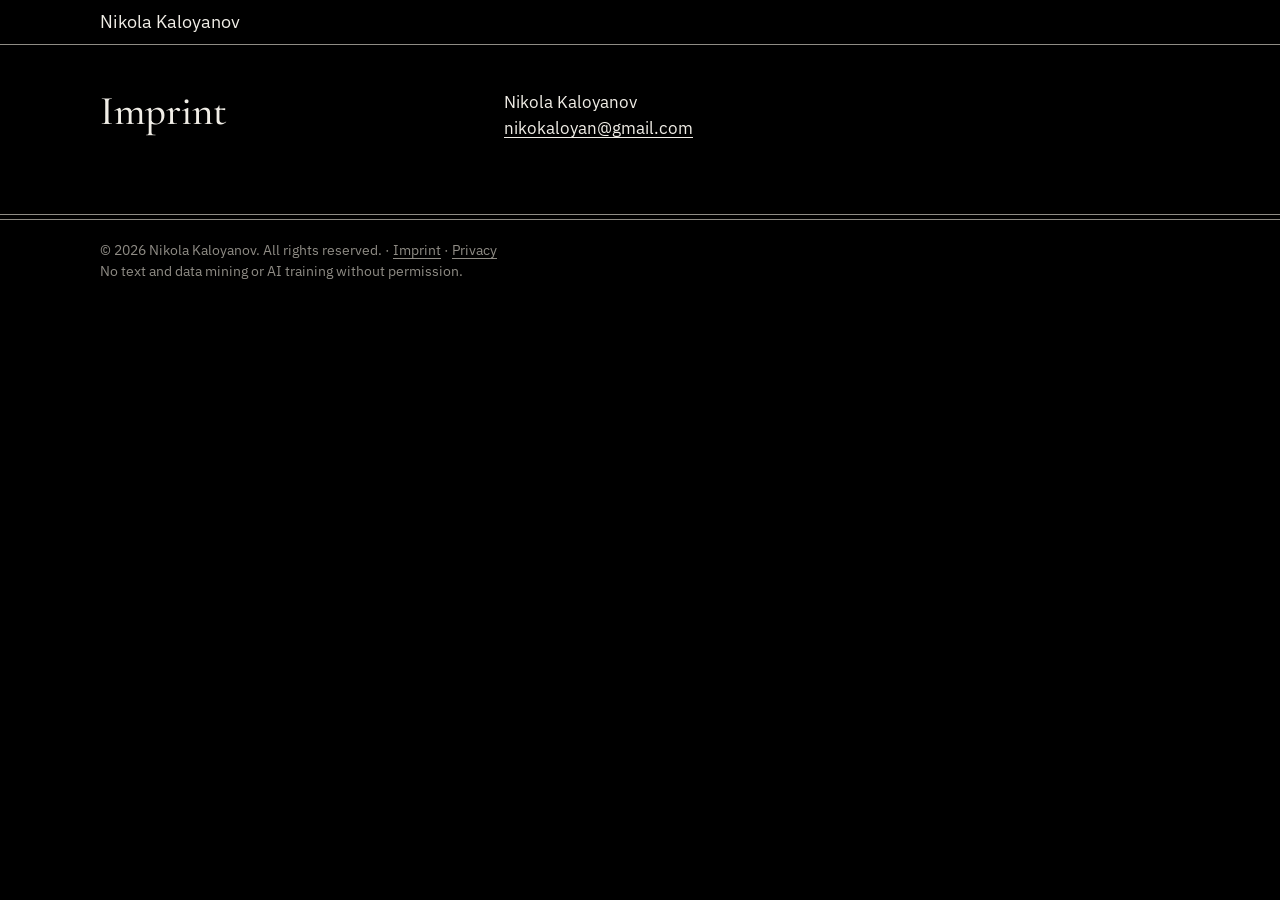
<file: imprint.html>
<!doctype html>
<html lang="en">
<head>
<meta charset="utf-8">
<meta name="viewport" content="width=device-width, initial-scale=1">
<meta name="tdm-reservation" content="1">
<title>Imprint – Nikola Kaloyanov</title>
<meta name="description" content="Imprint">
<link rel="stylesheet" href="style.css">
<link rel="icon" href="/favicon.ico" sizes="any">
<link rel="icon" type="image/png" sizes="32x32" href="/favicon-32.png">
<link rel="apple-touch-icon" href="/apple-touch-icon.png">
</head>
<body>
<div id="top" style="background:#000000;color:#F1EEE7;font-family:'IBM Plex Sans',system-ui,-apple-system,'Segoe UI',sans-serif;font-size:17px;line-height:1.55;min-height:100vh">

<header>
<div style="max-width:1120px;margin:0 auto;padding:0 20px;box-sizing:border-box;display:flex;flex-wrap:wrap;align-items:center;justify-content:space-between;column-gap:24px">
<h1 style="margin:0;font-size:18px;line-height:20px;font-weight:400"><a href="index.html" style="display:inline-block;padding:12px 0;text-decoration:none">Nikola Kaloyanov</a></h1>
</div>
<div aria-hidden="true" style="border-bottom:1px solid #8F8C85"></div>
</header>

<main>
<section aria-labelledby="h-page">
<div style="max-width:1120px;margin:0 auto;padding:44px 20px 72px;box-sizing:border-box;display:flex;flex-wrap:wrap;column-gap:64px;row-gap:32px">
<div style="flex:1 1 280px;max-width:340px;min-width:0">
<h2 id="h-page" style="margin:0;font-family:'Cormorant Garamond','Cormorant',Georgia,'Times New Roman',serif;font-weight:500;font-size:clamp(34px,3.2vw,44px);line-height:1.1">Imprint</h2>
</div>
<div style="flex:999 1 480px;min-width:0;max-width:38em">
<p style="margin:0">Nikola Kaloyanov<br><a href="mailto:nikokaloyan@gmail.com">nikokaloyan@gmail.com</a></p>
</div>
</div>
</section>
</main>

<footer>
<div aria-hidden="true" style="height:4px;border-top:1px solid #8F8C85;border-bottom:1px solid #8F8C85"></div>
<div style="max-width:1120px;margin:0 auto;padding:20px 20px 40px;box-sizing:border-box;font-size:14px;line-height:1.5;color:#8F8C85">© 2026 Nikola Kaloyanov. All rights reserved. · <a href="imprint.html" style="color:#8F8C85">Imprint</a> · <a href="privacy.html" style="color:#8F8C85">Privacy</a><br>No text and data mining or AI training without permission.</div>
</footer>

</div>
</body>
</html>
</file>
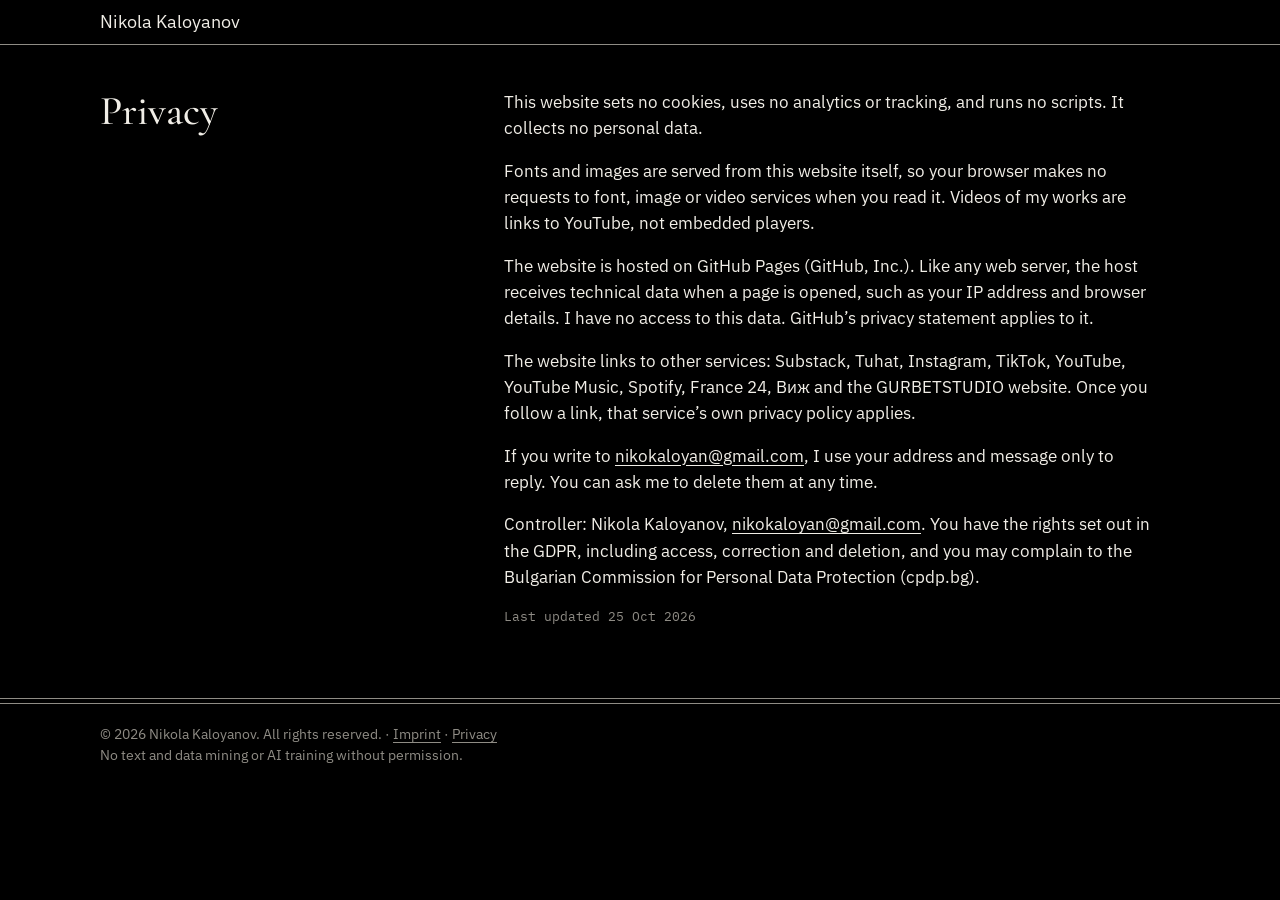
<file: privacy.html>
<!doctype html>
<html lang="en">
<head>
<meta charset="utf-8">
<meta name="viewport" content="width=device-width, initial-scale=1">
<meta name="tdm-reservation" content="1">
<title>Privacy – Nikola Kaloyanov</title>
<meta name="description" content="Privacy notice">
<link rel="stylesheet" href="style.css">
<link rel="icon" href="/favicon.ico" sizes="any">
<link rel="icon" type="image/png" sizes="32x32" href="/favicon-32.png">
<link rel="apple-touch-icon" href="/apple-touch-icon.png">
</head>
<body>
<div id="top" style="background:#000000;color:#F1EEE7;font-family:'IBM Plex Sans',system-ui,-apple-system,'Segoe UI',sans-serif;font-size:17px;line-height:1.55;min-height:100vh">

<header>
<div style="max-width:1120px;margin:0 auto;padding:0 20px;box-sizing:border-box;display:flex;flex-wrap:wrap;align-items:center;justify-content:space-between;column-gap:24px">
<h1 style="margin:0;font-size:18px;line-height:20px;font-weight:400"><a href="index.html" style="display:inline-block;padding:12px 0;text-decoration:none">Nikola Kaloyanov</a></h1>
</div>
<div aria-hidden="true" style="border-bottom:1px solid #8F8C85"></div>
</header>

<main>
<section aria-labelledby="h-page">
<div style="max-width:1120px;margin:0 auto;padding:44px 20px 72px;box-sizing:border-box;display:flex;flex-wrap:wrap;column-gap:64px;row-gap:32px">
<div style="flex:1 1 280px;max-width:340px;min-width:0">
<h2 id="h-page" style="margin:0;font-family:'Cormorant Garamond','Cormorant',Georgia,'Times New Roman',serif;font-weight:500;font-size:clamp(34px,3.2vw,44px);line-height:1.1">Privacy</h2>
</div>
<div style="flex:999 1 480px;min-width:0;max-width:38em">
<p style="margin:0 0 16px">This website sets no cookies, uses no analytics or tracking, and runs no scripts. It collects no personal data.</p>
<p style="margin:0 0 16px">Fonts and images are served from this website itself, so your browser makes no requests to font, image or video services when you read it. Videos of my works are links to YouTube, not embedded players.</p>
<p style="margin:0 0 16px">The website is hosted on GitHub Pages (GitHub, Inc.). Like any web server, the host receives technical data when a page is opened, such as your IP address and browser details. I have no access to this data. GitHub’s privacy statement applies to it.</p>
<p style="margin:0 0 16px">The website links to other services: Substack, Tuhat, Instagram, TikTok, YouTube, YouTube Music, Spotify, France 24, Виж and the GURBETSTUDIO website. Once you follow a link, that service’s own privacy policy applies.</p>
<p style="margin:0 0 16px">If you write to <a href="mailto:nikokaloyan@gmail.com">nikokaloyan@gmail.com</a>, I use your address and message only to reply. You can ask me to delete them at any time.</p>
<p style="margin:0 0 16px">Controller: Nikola Kaloyanov, <a href="mailto:nikokaloyan@gmail.com">nikokaloyan@gmail.com</a>. You have the rights set out in the GDPR, including access, correction and deletion, and you may complain to the Bulgarian Commission for Personal Data Protection (cpdp.bg).</p>
<p style="margin:0;font-family:'IBM Plex Mono',ui-monospace,Menlo,Consolas,monospace;font-size:13px;line-height:1.5;color:#8F8C85">Last updated 25 Oct 2026</p>
</div>
</div>
</section>
</main>

<footer>
<div aria-hidden="true" style="height:4px;border-top:1px solid #8F8C85;border-bottom:1px solid #8F8C85"></div>
<div style="max-width:1120px;margin:0 auto;padding:20px 20px 40px;box-sizing:border-box;font-size:14px;line-height:1.5;color:#8F8C85">© 2026 Nikola Kaloyanov. All rights reserved. · <a href="imprint.html" style="color:#8F8C85">Imprint</a> · <a href="privacy.html" style="color:#8F8C85">Privacy</a><br>No text and data mining or AI training without permission.</div>
</footer>

</div>
</body>
</html>
</file>
<file: style.css>
@font-face{font-family:'Cormorant Garamond';font-style:italic;font-weight:500;font-display:swap;src:url(fonts/cormorant-garamond-cyrillic-500-italic.woff2) format('woff2');unicode-range:U+0301,U+0400-045F,U+0490-0491,U+04B0-04B1,U+2116}
@font-face{font-family:'Cormorant Garamond';font-style:normal;font-weight:500;font-display:swap;src:url(fonts/cormorant-garamond-cyrillic-500-normal.woff2) format('woff2');unicode-range:U+0301,U+0400-045F,U+0490-0491,U+04B0-04B1,U+2116}
@font-face{font-family:'Cormorant Garamond';font-style:italic;font-weight:500;font-display:swap;src:url(fonts/cormorant-garamond-latin-500-italic.woff2) format('woff2');unicode-range:U+0000-00FF,U+0131,U+0152-0153,U+02BB-02BC,U+02C6,U+02DA,U+02DC,U+0304,U+0308,U+0329,U+2000-206F,U+2074,U+20AC,U+2122,U+2191,U+2193,U+2212,U+2215,U+FEFF,U+FFFD}
@font-face{font-family:'Cormorant Garamond';font-style:normal;font-weight:500;font-display:swap;src:url(fonts/cormorant-garamond-latin-500-normal.woff2) format('woff2');unicode-range:U+0000-00FF,U+0131,U+0152-0153,U+02BB-02BC,U+02C6,U+02DA,U+02DC,U+0304,U+0308,U+0329,U+2000-206F,U+2074,U+20AC,U+2122,U+2191,U+2193,U+2212,U+2215,U+FEFF,U+FFFD}
@font-face{font-family:'IBM Plex Mono';font-style:normal;font-weight:400;font-display:swap;src:url(fonts/ibm-plex-mono-cyrillic-400-normal.woff2) format('woff2');unicode-range:U+0301,U+0400-045F,U+0490-0491,U+04B0-04B1,U+2116}
@font-face{font-family:'IBM Plex Mono';font-style:normal;font-weight:400;font-display:swap;src:url(fonts/ibm-plex-mono-latin-400-normal.woff2) format('woff2');unicode-range:U+0000-00FF,U+0131,U+0152-0153,U+02BB-02BC,U+02C6,U+02DA,U+02DC,U+0304,U+0308,U+0329,U+2000-206F,U+2074,U+20AC,U+2122,U+2191,U+2193,U+2212,U+2215,U+FEFF,U+FFFD}
@font-face{font-family:'IBM Plex Sans';font-style:normal;font-weight:400;font-display:swap;src:url(fonts/ibm-plex-sans-cyrillic-400-normal.woff2) format('woff2');unicode-range:U+0301,U+0400-045F,U+0490-0491,U+04B0-04B1,U+2116}
@font-face{font-family:'IBM Plex Sans';font-style:normal;font-weight:500;font-display:swap;src:url(fonts/ibm-plex-sans-cyrillic-500-normal.woff2) format('woff2');unicode-range:U+0301,U+0400-045F,U+0490-0491,U+04B0-04B1,U+2116}
@font-face{font-family:'IBM Plex Sans';font-style:normal;font-weight:400;font-display:swap;src:url(fonts/ibm-plex-sans-latin-400-normal.woff2) format('woff2');unicode-range:U+0000-00FF,U+0131,U+0152-0153,U+02BB-02BC,U+02C6,U+02DA,U+02DC,U+0304,U+0308,U+0329,U+2000-206F,U+2074,U+20AC,U+2122,U+2191,U+2193,U+2212,U+2215,U+FEFF,U+FFFD}
@font-face{font-family:'IBM Plex Sans';font-style:normal;font-weight:500;font-display:swap;src:url(fonts/ibm-plex-sans-latin-500-normal.woff2) format('woff2');unicode-range:U+0000-00FF,U+0131,U+0152-0153,U+02BB-02BC,U+02C6,U+02DA,U+02DC,U+0304,U+0308,U+0329,U+2000-206F,U+2074,U+20AC,U+2122,U+2191,U+2193,U+2212,U+2215,U+FEFF,U+FFFD}
body{margin:0;background:#000000}
html{color-scheme:dark}
a{color:#F1EEE7;text-underline-offset:3px}
a:hover{color:#8F8C85}
nav a{color:#F1EEE7;text-decoration:none}
nav a:hover{text-decoration:underline}
img{display:block;max-width:100%;height:auto}
summary{display:block;cursor:pointer;list-style:none}
summary::-webkit-details-marker{display:none}
summary::after{content:"+";float:right;font-family:'IBM Plex Mono',ui-monospace,Menlo,Consolas,monospace;font-size:20px;line-height:32px;color:#8F8C85}
details[open]>summary::after{content:"–"}
summary:hover{color:#8F8C85}
summary:focus-visible{outline:2px solid #F1EEE7;outline-offset:2px}
.series{display:grid;grid-template-columns:repeat(2,minmax(0,1fr));gap:16px}
@media(min-width:760px){.series{grid-template-columns:repeat(3,minmax(0,1fr))}}
</file>
